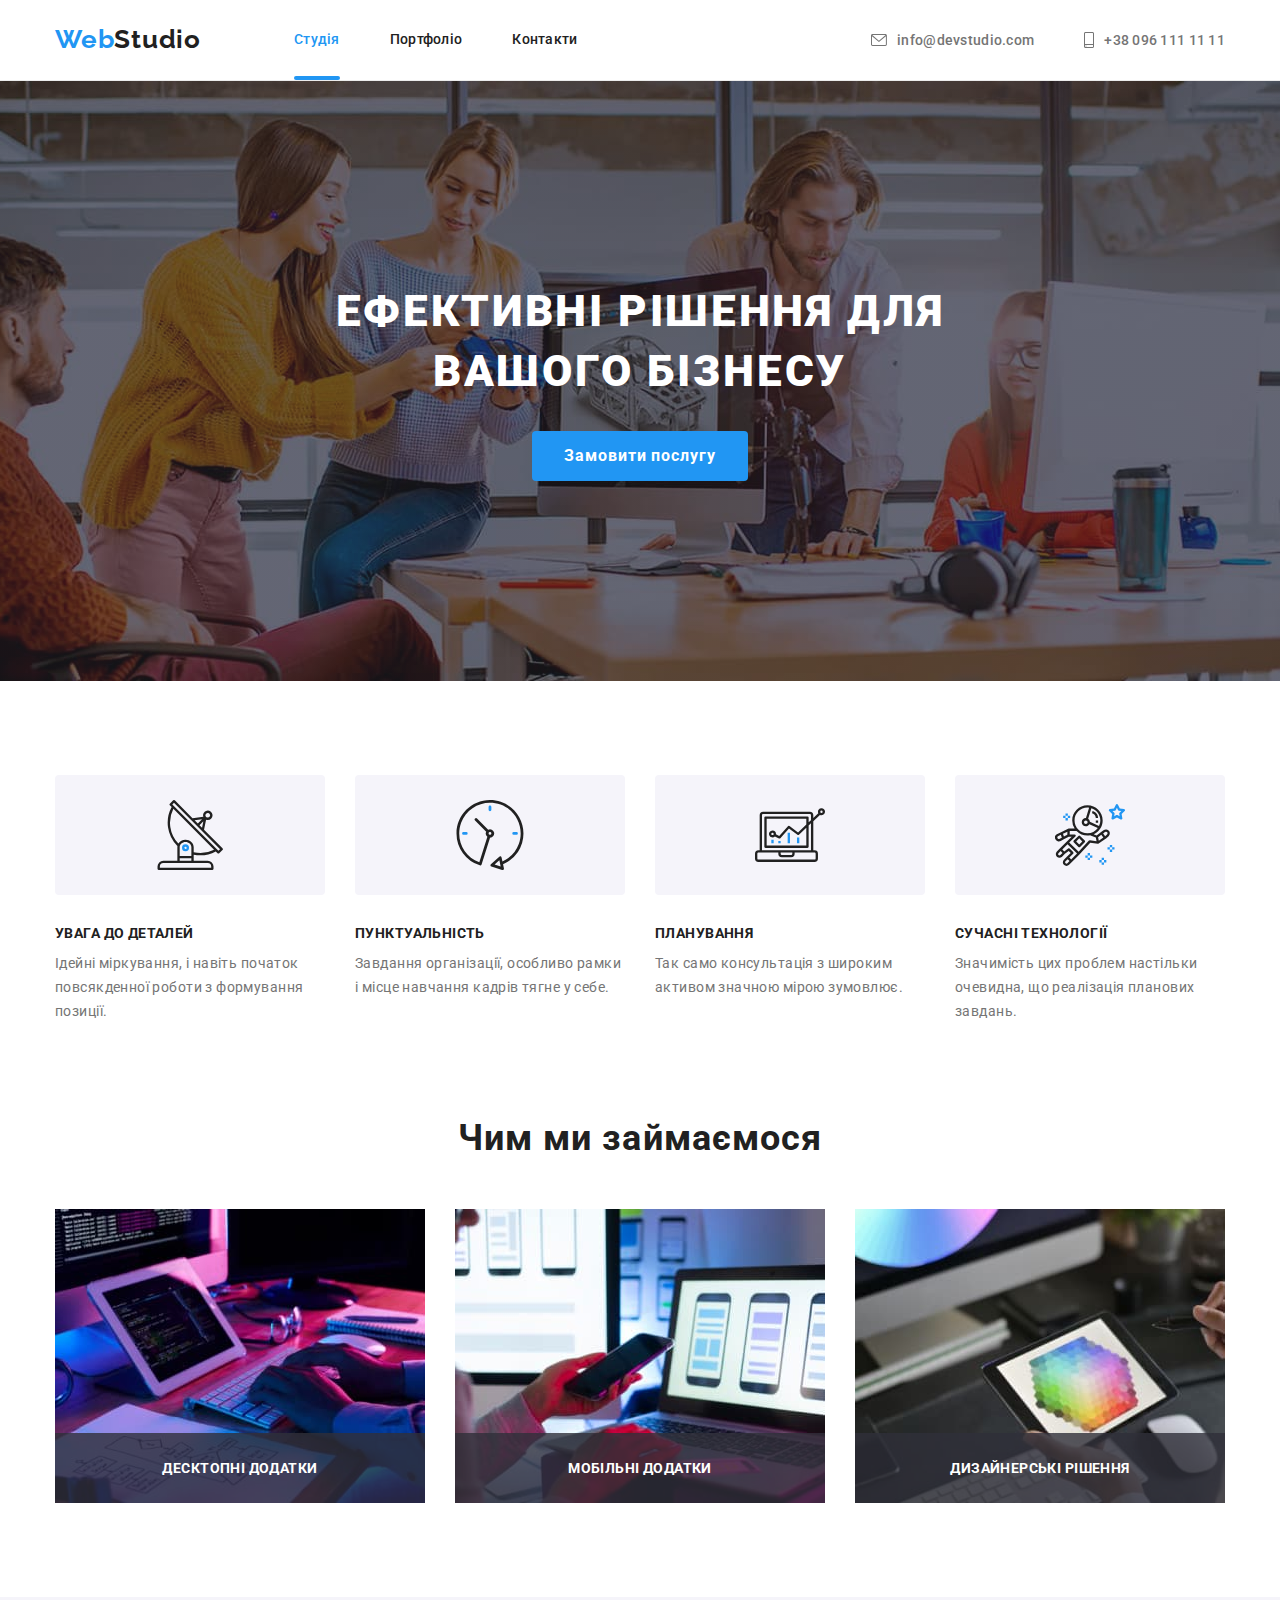
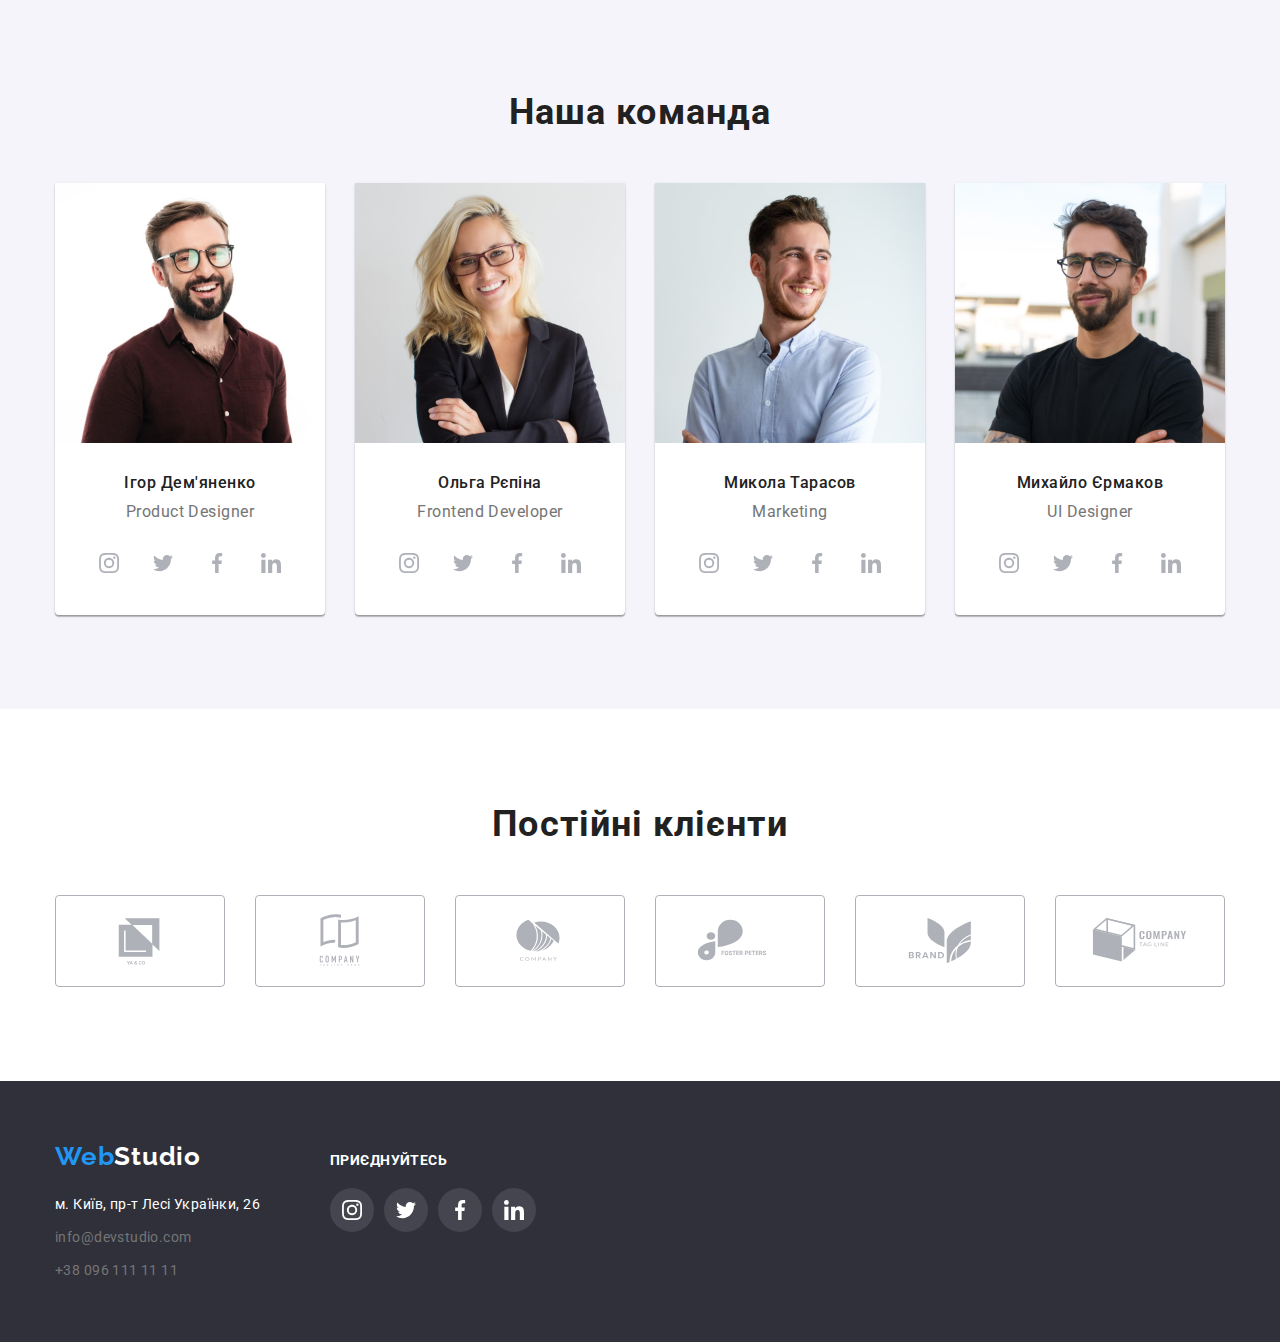
<file: index.html>
<!DOCTYPE html>
<html lang="uk">
  <head>
    <meta charset="UTF-8" />
    <meta http-equiv="X-UA-Compatible" content="IE=edge" />
    <meta name="viewport" content="width=device-width, initial-scale=1.0" />
    <title>WebStudio</title>
    <link rel="preconnect" href="https://fonts.googleapis.com" />
    <link rel="preconnect" href="https://fonts.gstatic.com" crossorigin />
    <link
      href="https://fonts.googleapis.com/css2?family=Raleway:wght@700&family=Roboto:wght@400;500;700;900&display=swap"
      rel="stylesheet"
    />
    <link
      rel="stylesheet"
      href="https://cdn.jsdelivr.net/npm/modern-normalize@1.1.0/modern-normalize.min.css"
    />
    <link rel="stylesheet" href="./css/styles.css" />
  </head>
  <body>
    <header class="line">
      <div class="header-container container">
        <a href="./index.html" class="logo-header logo link">
          <span class="first-part">Web</span
          ><span class="last-part">Studio</span>
        </a>
        <nav class="header-nav">
          <ul class="nav-list">
            <li class="header-nav-item">
              <a href="./index.html" class="header-nav-link link current"
                >Студія</a
              >
            </li>
            <li class="header-nav-item">
              <a href="./portfolio.html" class="header-nav-link link"
                >Портфоліо</a
              >
            </li>
            <li class="header-nav-item">
              <a href="#" class="header-nav-link link">Контакти</a>
            </li>
          </ul>
        </nav>

        <ul class="header-group">
          <li class="contacts-item">
            <a
              class="header-mail-link link"
              href="mailto:info@devstudio.com"
              target="_blank"
              rel="noopener noreferrer"
            >
              <svg class="small-icon" width="16" height="12">
                <use href="./images/icons.svg#icon-envelope"></use>
              </svg>
              info@devstudio.com
            </a>
          </li>
          <li>
            <a
              class="header-tel-link link"
              href="tel:+380961111111"
              target="_blank"
              rel="noopener noreferrer"
            >
              <svg class="small-icon" width="10" height="16">
                <use href="./images/icons.svg#icon-smartphone"></use>
              </svg>
              +38 096 111 11 11
            </a>
          </li>
        </ul>
      </div>
    </header>
    <main class="hero-main">
      <section class="hero">
        <div class="container">
          <h1 class="hero-title">Ефективні рішення для вашого бізнесу</h1>
          <button class="btn-primary button" type="button" data-modal-open>
            Замовити послугу
          </button>
        </div>
      </section>
      <section class="about">
        <div class="container">
          <h2 class="visually-hidden">Наші особливості</h2>
          <ul class="about-us">
            <li class="about-us-item">
              <div class="about-us-box">
                <svg class="icons" width="70" height="70">
                  <use href="./images/icons.svg#icon-group"></use>
                </svg>
              </div>
              <h3 class="about-us-title">увага до деталей</h3>
              <p class="about-us-first">
                Ідейні міркування, і навіть початок повсякденної роботи з
                формування позиції.
              </p>
            </li>
            <li class="about-us-item">
              <div class="about-us-box">
                <svg class="icon" width="70" height="70">
                  <use href="./images/icons.svg#icon-clock1"></use>
                </svg>
              </div>
              <h3 class="about-us-title">пунктуальність</h3>
              <p class="about-us-first">
                Завдання організації, особливо рамки і місце навчання кадрів
                тягне у себе.
              </p>
            </li>
            <li class="about-us-item">
              <div class="about-us-box">
                <svg class="icon" width="70" height="70">
                  <use href="./images/icons.svg#icon-diagram1"></use>
                </svg>
              </div>
              <h3 class="about-us-title">планування</h3>
              <p class="about-us-first">
                Так само консультація з широким активом значною мірою зумовлює.
              </p>
            </li>
            <li class="about-us-item">
              <div class="about-us-box">
                <svg class="icon" width="70" height="70">
                  <use href="./images/icons.svg#icon-astronaut1"></use>
                </svg>
              </div>

              <h3 class="about-us-title">сучасні технології</h3>
              <p class="about-us-first">
                Значимість цих проблем настільки очевидна, що реалізація
                планових завдань.
              </p>
            </li>
          </ul>
        </div>
      </section>
      <section class="what">
        <div class="container">
          <h2 class="title-first">Чим ми займаємося</h2>
          <ul class="list">
            <li class="what-item">
              <img
                src="./img/img.jpg"
                alt="клавіатура"
                width="370"
                height="294"
              />
              <div class="overlay-box">
                <p class="overlay-text">Десктопні додатки</p>
              </div>
            </li>
            <li class="what-item">
              <img
                src="./img/box2.jpg"
                alt="телефон"
                width="370"
                height="294"
              />
              <div class="overlay-box">
                <p class="overlay-text">Мобільні додатки</p>
              </div>
            </li>
            <li class="what-item">
              <img
                src="./img/box3.jpg"
                alt="планшет"
                width="370"
                height="294"
              />
              <div class="overlay-box">
                <p class="overlay-text">Дизайнерські рішення</p>
              </div>
            </li>
          </ul>
        </div>
      </section>

      <section class="team">
        <div class="container">
          <h2 class="title-first">Наша команда</h2>
          <ul class="team-item">
            <li class="box-item">
              <img
                src="./img/1.jpg"
                alt="Designer Ігор Дем'яненко"
                width="270"
                height="260"
              />
              <h3 class="name-item">Ігор Дем'яненко</h3>
              <p class="workers-item">Product Designer</p>
              <ul class="social-list">
                <li class="social-item">
                  <a
                    class="social-link"
                    href="https://instagram.com/"
                    target="_blank"
                    rel="nofollow noopener noreferrer"
                    aria-label="Instagram"
                  >
                    <svg class="social-icons" width="20" height="20">
                      <use href="./images/icons.svg#icon-instagram2"></use>
                    </svg>
                  </a>
                </li>
                <li class="social-item">
                  <a
                    class="social-link"
                    href="https://twitter.com/"
                    target="_blank"
                    rel="nofollow noopener noreferrer"
                    aria-label="Twitter"
                  >
                    <svg class="social-icons" width="20" height="20">
                      <use href="./images/icons.svg#icon-twitter1"></use>
                    </svg>
                  </a>
                </li>
                <li class="social-item">
                  <a
                    class="social-link"
                    href="https://facebook.com/"
                    target="_blank"
                    rel="nofollow noopener noreferrer"
                    aria-label="Facebook"
                  >
                    <svg class="social-icons" width="20" height="20">
                      <use href="./images/icons.svg#icon-facebook1"></use>
                    </svg>
                  </a>
                </li>
                <li class="social-item">
                  <a
                    class="social-link"
                    href="https://linkedin.com"
                    target="_blank"
                    rel="nofollow noopener noreferrer"
                    aria-label="Linkedin"
                  >
                    <svg class="social-icons" width="20" height="20">
                      <use href="./images/icons.svg#icon-linkedin1"></use>
                    </svg>
                  </a>
                </li>
              </ul>
            </li>

            <li class="box-item">
              <img
                src="./img/2.jpg"
                alt="Frontend Ольга Рєпіна"
                width="270"
                height="260"
              />
              <h3 class="name-item">Ольга Рєпіна</h3>
              <p class="workers-item">Frontend Developer</p>
              <ul class="social-list">
                <li class="social-item">
                  <a
                    class="social-link"
                    href="https://instagram.com/"
                    target="_blank"
                    rel="nofollow noopener noreferrer"
                    aria-label="Instagram"
                  >
                    <svg class="social-icons" width="20" height="20">
                      <use href="./images/icons.svg#icon-instagram2"></use>
                    </svg>
                  </a>
                </li>
                <li class="social-item">
                  <a
                    class="social-link"
                    href="https://twitter.com/"
                    target="_blank"
                    rel="nofollow noopener noreferrer"
                    aria-label="
                    Twitter"
                  >
                    <svg class="social-icons" width="20" height="20">
                      <use href="./images/icons.svg#icon-twitter1"></use>
                    </svg>
                  </a>
                </li>
                <li class="social-item">
                  <a
                    class="social-link"
                    href="https://facebook.com/"
                    target="_blank"
                    rel="nofollow noopener noreferrer"
                    aria-label="Facebook"
                  >
                    <svg class="social-icons" width="20" height="20">
                      <use href="./images/icons.svg#icon-facebook1"></use>
                    </svg>
                  </a>
                </li>
                <li class="social-item">
                  <a
                    class="social-link"
                    href="https://linkedin.com"
                    target="_blank"
                    rel="nofollow noopener noreferrer"
                    aria-label="Linkedin"
                  >
                    <svg class="social-icons" width="20" height="20">
                      <use href="./images/icons.svg#icon-linkedin1"></use>
                    </svg>
                  </a>
                </li>
              </ul>
            </li>
            <li class="box-item">
              <img
                src="./img/3.jpg"
                alt="Marketing Микола Тарасов"
                width="270"
                height="260"
              />
              <h3 class="name-item">Микола Тарасов</h3>
              <p class="workers-item">Marketing</p>
              <ul class="social-list">
                <li class="social-item">
                  <a
                    class="social-link"
                    href="https://instagram.com/"
                    target="_blank"
                    rel="nofollow noopener noreferrer"
                    aria-label="Instagram"
                  >
                    <svg class="social-icons" width="20" height="20">
                      <use href="./images/icons.svg#icon-instagram2"></use>
                    </svg>
                  </a>
                </li>
                <li class="social-item">
                  <a
                    class="social-link"
                    href="https://twitter.com/"
                    target="_blank"
                    rel="nofollow noopener noreferrer"
                    aria-label="
                    Twitter"
                  >
                    <svg class="social-icons" width="20" height="20">
                      <use href="./images/icons.svg#icon-twitter1"></use>
                    </svg>
                  </a>
                </li>
                <li class="social-item">
                  <a
                    class="social-link"
                    href="https://facebook.com/"
                    target="_blank"
                    rel="nofollow noopener noreferrer"
                    aria-label="Facebook"
                  >
                    <svg class="social-icons" width="20" height="20">
                      <use href="./images/icons.svg#icon-facebook1"></use>
                    </svg>
                  </a>
                </li>
                <li class="social-item">
                  <a
                    class="social-link"
                    href="https://linkedin.com"
                    target="_blank"
                    rel="nofollow noopener noreferrer"
                    aria-label="Linkedin"
                  >
                    <svg class="social-icons" width="20" height="20">
                      <use href="./images/icons.svg#icon-linkedin1"></use>
                    </svg>
                  </a>
                </li>
              </ul>
            </li>
            <li class="box-item">
              <img
                src="./img/4.jpg"
                alt="UI Designer Михайло Єрмаков"
                width="270"
                height="260"
              />
              <h3 class="name-item">Михайло Єрмаков</h3>
              <p class="workers-item">UI Designer</p>
              <ul class="social-list">
                <li class="social-item">
                  <a
                    class="social-link"
                    href="https://instagram.com/"
                    target="_blank"
                    rel="nofollow noopener noreferrer"
                    aria-label="Instagram"
                  >
                    <svg class="social-icons" width="20" height="20">
                      <use href="./images/icons.svg#icon-instagram2"></use>
                    </svg>
                  </a>
                </li>
                <li class="social-item">
                  <a
                    class="social-link"
                    href="https://twitter.com/"
                    target="_blank"
                    rel="nofollow noopener noreferrer"
                    aria-label="
                    Twitter"
                  >
                    <svg class="social-icons" width="20" height="20">
                      <use href="./images/icons.svg#icon-twitter1"></use>
                    </svg>
                  </a>
                </li>
                <li class="social-item">
                  <a
                    class="social-link"
                    href="https://facebook.com/"
                    target="_blank"
                    rel="nofollow noopener noreferrer"
                    aria-label="Facebook"
                  >
                    <svg class="social-icons" width="20" height="20">
                      <use href="./images/icons.svg#icon-facebook1"></use>
                    </svg>
                  </a>
                </li>
                <li class="social-item">
                  <a
                    class="social-link"
                    href="https://linkedin.com"
                    target="_blank"
                    rel="nofollow noopener noreferrer"
                    aria-label="Linkedin"
                  >
                    <svg class="social-icons" width="20" height="20">
                      <use href="./images/icons.svg#icon-linkedin1"></use>
                    </svg>
                  </a>
                </li>
              </ul>
            </li>
          </ul>
        </div>
      </section>
      <section class="clients">
        <div class="container">
          <h2 class="title-first">Постійні клієнти</h2>
          <ul class="clients-list">
            <li class="clients-items">
              <a href="" class="clients-link">
                <svg class="clients-icon" width="106" height="60">
                  <use href="./images/icons.svg#icon-logo"></use>
                </svg>
              </a>
            </li>
            <li class="clients-item">
              <a href="" class="clients-link">
                <svg class="clients-icon" width="106" height="60">
                  <use href="./images/icons.svg#icon-logo1"></use>
                </svg>
              </a>
            </li>
            <li class="clients-item">
              <a href="" class="clients-link">
                <svg class="clients-icon" width="106" height="60">
                  <use href="./images/icons.svg#icon-logo2"></use>
                </svg>
              </a>
            </li>
            <li class="clients-item">
              <a href="" class="clients-link">
                <svg class="clients-icon" width="106" height="60">
                  <use href="./images/icons.svg#icon-logo3"></use>
                </svg>
              </a>
            </li>
            <li class="clients-item">
              <a href="" class="clients-link">
                <svg class="clients-icon" width="106" height="60">
                  <use href="./images/icons.svg#icon-logo4"></use>
                </svg>
              </a>
            </li>
            <li class="clients-item">
              <a href="" class="clients-link">
                <svg class="clients-icon" width="106" height="60">
                  <use href="./images/icons.svg#icon-logo5"></use>
                </svg>
              </a>
            </li>
          </ul>
        </div>
      </section>
    </main>

    <footer class="footer-block">
      <div class="container footer-main">
        <div class="footer-first">
          <a href="./index.html" class="logo logo-footer">
            <span class="first-part">Web</span
            ><span class="footer-last-part">Studio</span>
          </a>
          <address class="footer-address">
            <ul class="footer-list">
              <li class="footer-address-item">
                <a
                  class="footer-maps-link logo-footer"
                  href="https://goo.gl/maps/jrqWp66V7qRTPXJ29"
                  target="blank"
                  rel="noopener noreferrer nofollow"
                  >м. Київ, пр-т Лесі Українки, 26</a
                >
              </li>
              <li class="footer-email">
                <a
                  class="footer-mail-link logo-footer"
                  href="mailto:info@devstudio.com"
                  >info@devstudio.com</a
                >
              </li>
              <li class="footer-phone">
                <a class="footer-tel-link logo-footer" href="tel:+380961111111"
                  >+38 096 111 11 11</a
                >
              </li>
            </ul>
          </address>
        </div>
        <div class="container-footer">
          <p class="footer-title">ПРИЄДНУЙТЕСЬ</p>
          <ul class="social-list">
            <li class="social-item">
              <a
                class="social-link-footer"
                href="https://instagram.com/"
                target="_blank"
                rel="nofollow noopener noreferrer"
                aria-label="Instagram"
              >
                <svg class="social-icons" width="20" height="20">
                  <use href="./images/icons.svg#icon-instagram2"></use>
                </svg>
              </a>
            </li>
            <li class="social-item">
              <a
                class="social-link-footer"
                href="https://twitter.com/"
                target="_blank"
                rel="nofollow noopener noreferrer"
                aria-label="
                Twitter"
              >
                <svg class="social-icons" width="20" height="20">
                  <use href="./images/icons.svg#icon-twitter1"></use>
                </svg>
              </a>
            </li>
            <li class="social-item">
              <a
                class="social-link-footer"
                href="https://facebook.com/"
                target="_blank"
                rel="nofollow noopener noreferrer"
                aria-label="Facebook"
              >
                <svg class="social-icons" width="20" height="20">
                  <use href="./images/icons.svg#icon-facebook1"></use>
                </svg>
              </a>
            </li>
            <li class="social-item">
              <a
                class="social-link-footer"
                href="https://linkedin.com"
                target="_blank"
                rel="nofollow noopener noreferrer"
                aria-label="Linkedin"
              >
                <svg class="social-icons" width="20" height="20">
                  <use href="./images/icons.svg#icon-linkedin1"></use>
                </svg>
              </a>
            </li>
          </ul>
        </div>
      </div>
    </footer>

    <div class="backdrop is-hidden" data-modal>
      <div class="modal">
        <button class="close-btn" type="button" data-modal-close>
          <svg class="close-btn-icon" width="11" height="11">
            <use href="./images/icons.svg#icon-Vector"></use>
          </svg>
        </button>
      </div>
    </div>

    <script src="./js/modal.js"></script>
  </body>
</html>
</file>
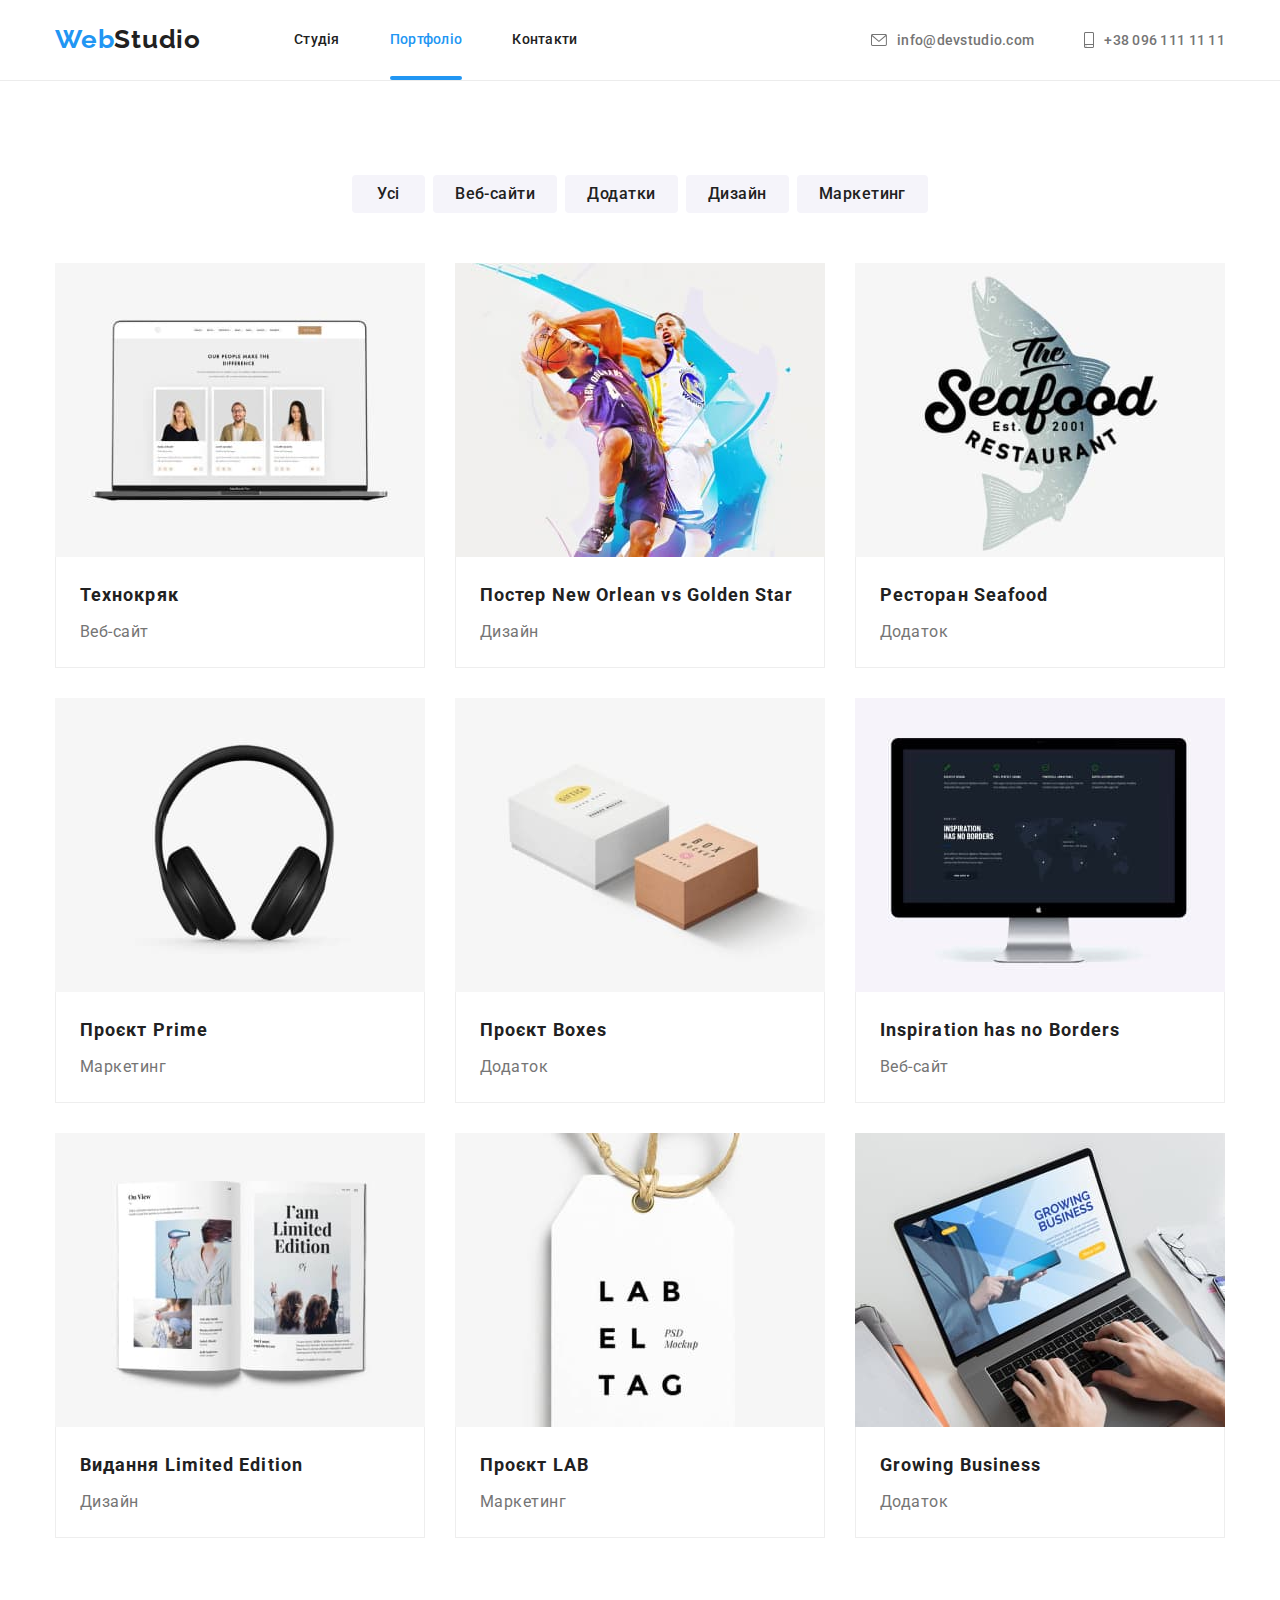
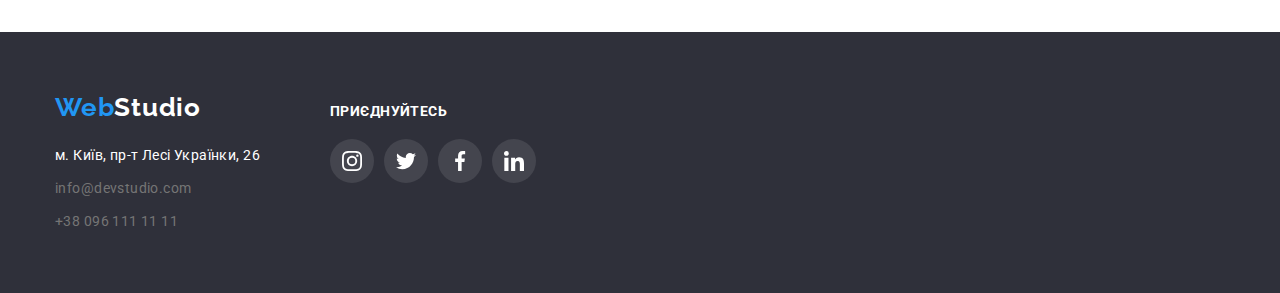
<file: portfolio.html>
<!DOCTYPE html>
<html lang="en">
  <head>
    <meta charset="UTF-8" />
    <meta http-equiv="X-UA-Compatible" content="IE=edge" />
    <meta name="viewport" content="width=device-width, initial-scale=1.0" />
    <title>Портфоліо</title>
    <link rel="preconnect" href="https://fonts.googleapis.com" />
    <link rel="preconnect" href="https://fonts.gstatic.com" crossorigin />
    <link
      href="https://fonts.googleapis.com/css2?family=Raleway:wght@700&family=Roboto:wght@400;500;700;900&display=swap"
      rel="stylesheet"
    />
    <link
      rel="stylesheet"
      href="https://cdn.jsdelivr.net/npm/modern-normalize@1.1.0/modern-normalize.min.css"
    />
    <link rel="stylesheet" href="./css/styles.css" />
  </head>
  <body>
    <header class="line">
      <div class="header-container container">
        <a href="./index.html" class="logo-header logo link">
          <span class="first-part">Web</span
          ><span class="last-part">Studio</span>
        </a>
        <nav class="header-nav">
          <ul class="nav-list">
            <li class="header-nav-item">
              <a href="./index.html" class="header-nav-link link">Студія</a>
            </li>
            <li class="header-nav-item">
              <a href="./portfolio.html" class="header-nav-link link current"
                >Портфоліо</a
              >
            </li>
            <li class="header-nav-item">
              <a href="#" class="header-nav-link link">Контакти</a>
            </li>
          </ul>
        </nav>

        <ul class="header-group">
          <li class="contacts-item">
            <a
              class="header-mail-link link"
              href="mailto:info@devstudio.com"
              target="_blank"
              rel="noopener noreferrer"
            >
              <svg class="small-icon" width="16" height="12">
                <use href="./images/icons.svg#icon-envelope"></use>
              </svg>
              info@devstudio.com
            </a>
          </li>
          <li>
            <a
              class="header-tel-link link"
              href="tel:+380961111111"
              target="_blank"
              rel="noopener noreferrer"
            >
              <svg class="small-icon" width="10" height="16">
                <use href="./images/icons.svg#icon-smartphone"></use>
              </svg>
              +38 096 111 11 11
            </a>
          </li>
        </ul>
      </div>
    </header>
    <main>
      <section class="portfolio">
        <div class="container">
          <ul class="portfolio-list">
            <li>
              <button class="btn-secondary button" type="button">Усі</button>
            </li>
            <li>
              <button class="btn-secondary button" type="button">
                Веб-сайти
              </button>
            </li>
            <li>
              <button class="btn-secondary button" type="button">
                Додатки
              </button>
            </li>
            <li>
              <button class="btn-secondary button" type="button">Дизайн</button>
            </li>
            <li>
              <button class="btn-secondary button" type="button">
                Маркетинг
              </button>
            </li>
          </ul>

          <ul class="pictures-item">
            <li class="container-item">
              <div class="team-thumb">
                <img
                  src="./images/img1.jpg"
                  alt="Комп'ютер"
                  width="370"
                  height="294"
                />
                <div class="overlay">
                  <p class="overlay-text-portfolio">
                    Ресурс пропонує комплексні пропозиції з різним рівнем
                    функціоналу та сервісів. Все це дозволить відвідувачу
                    отримати вичерпні відомості про компанію чи приватну особу.
                  </p>
                </div>
              </div>
              <div class="text">
                <h3 class="portfolio-item">Технокряк</h3>
                <p class="portfolio-item-first">Веб-сайт</p>
              </div>
            </li>
            <li class="container-item">
              <div class="team-thumb">
                <img
                  src="./images/img2.jpg"
                  alt="Гра"
                  width="370"
                  height="294"
                />
                <div class="overlay">
                  <p class="overlay-text-portfolio">
                    Ресурс пропонує комплексні пропозиції з різним рівнем
                    функціоналу та сервісів. Все це дозволить відвідувачу
                    отримати вичерпні відомості про компанію чи приватну особу.
                  </p>
                </div>
              </div>
              <div class="text">
                <h3 class="portfolio-item">Постер New Orlean vs Golden Star</h3>
                <p class="portfolio-item-first">Дизайн</p>
              </div>
            </li>
            <li class="container-item">
              <div class="team-thumb">
                <img
                  src="./images/img3.jpg"
                  alt="Ресторан"
                  width="370"
                  height="294"
                />
                <div class="overlay">
                  <p class="overlay-text-portfolio">
                    Ресурс пропонує комплексні пропозиції з різним рівнем
                    функціоналу та сервісів. Все це дозволить відвідувачу
                    отримати вичерпні відомості про компанію чи приватну особу.
                  </p>
                </div>
              </div>
              <div class="text">
                <h3 class="portfolio-item">Ресторан Seafood</h3>
                <p class="portfolio-item-first">Додаток</p>
              </div>
            </li>
            <li class="container-item">
              <div class="team-thumb">
                <img
                  src="./images/img4.jpg"
                  alt="Навушники"
                  width="370"
                  height="294"
                />
                <div class="overlay">
                  <p class="overlay-text-portfolio">
                    Ресурс пропонує комплексні пропозиції з різним рівнем
                    функціоналу та сервісів. Все це дозволить відвідувачу
                    отримати вичерпні відомості про компанію чи приватну особу.
                  </p>
                </div>
              </div>
              <div class="text">
                <h3 class="portfolio-item">Проєкт Prime</h3>
                <p class="portfolio-item-first">Маркетинг</p>
              </div>
            </li>
            <li class="container-item">
              <div class="team-thumb">
                <img
                  src="./images/img5.jpg"
                  alt="Бокси"
                  width="370"
                  height="294"
                />
                <div class="overlay">
                  <p class="overlay-text-portfolio">
                    Ресурс пропонує комплексні пропозиції з різним рівнем
                    функціоналу та сервісів. Все це дозволить відвідувачу
                    отримати вичерпні відомості про компанію чи приватну особу.
                  </p>
                </div>
              </div>
              <div class="text">
                <h3 class="portfolio-item">Проєкт Boxes</h3>
                <p class="portfolio-item-first">Додаток</p>
              </div>
            </li>
            <li class="container-item">
              <div class="team-thumb">
                <img
                  src="./images/img6.jpg"
                  alt="Монітор"
                  width="370"
                  height="294"
                />
                <div class="overlay">
                  <p class="overlay-text-portfolio">
                    Ресурс пропонує комплексні пропозиції з різним рівнем
                    функціоналу та сервісів. Все це дозволить відвідувачу
                    отримати вичерпні відомості про компанію чи приватну особу.
                  </p>
                </div>
              </div>
              <div class="text">
                <h3 class="portfolio-item">Inspiration has no Borders</h3>
                <p class="portfolio-item-first">Веб-сайт</p>
              </div>
            </li>
            <li class="container-item">
              <div class="team-thumb">
                <img
                  src="./images/img7.jpg"
                  alt="Книга"
                  width="370"
                  height="294"
                />
                <div class="overlay">
                  <p class="overlay-text-portfolio">
                    Ресурс пропонує комплексні пропозиції з різним рівнем
                    функціоналу та сервісів. Все це дозволить відвідувачу
                    отримати вичерпні відомості про компанію чи приватну особу.
                  </p>
                </div>
              </div>
              <div class="text">
                <h3 class="portfolio-item">Видання Limited Edition</h3>
                <p class="portfolio-item-first">Дизайн</p>
              </div>
            </li>
            <li class="container-item">
              <div class="team-thumb">
                <img
                  src="./images/img8.jpg"
                  alt="Бірка"
                  width="370"
                  height="294"
                />
                <div class="overlay">
                  <p class="overlay-text-portfolio">
                    Ресурс пропонує комплексні пропозиції з різним рівнем
                    функціоналу та сервісів. Все це дозволить відвідувачу
                    отримати вичерпні відомості про компанію чи приватну особу.
                  </p>
                </div>
              </div>
              <div class="text">
                <h3 class="portfolio-item">Проєкт LAB</h3>
                <p class="portfolio-item-first">Маркетинг</p>
              </div>
            </li>
            <li class="container-item">
              <div class="team-thumb">
                <img
                  src="./images/img9.jpg"
                  alt="Ноутбук"
                  width="370"
                  height="294"
                />
                <div class="overlay">
                  <p class="overlay-text-portfolio">
                    Ресурс пропонує комплексні пропозиції з різним рівнем
                    функціоналу та сервісів. Все це дозволить відвідувачу
                    отримати вичерпні відомості про компанію чи приватну особу.
                  </p>
                </div>
              </div>
              <div class="text">
                <h3 class="portfolio-item">Growing Business</h3>
                <p class="portfolio-item-first">Додаток</p>
              </div>
            </li>
          </ul>
        </div>
      </section>
    </main>
    <footer class="footer-block">
      <div class="container footer-main">
        <div class="footer-first">
          <a href="./index.html" class="logo logo-footer">
            <span class="first-part">Web</span
            ><span class="footer-last-part">Studio</span>
          </a>
          <address class="footer-address">
            <ul class="footer-list">
              <li class="footer-address-item">
                <a
                  class="footer-maps-link logo-footer"
                  href="https://goo.gl/maps/jrqWp66V7qRTPXJ29"
                  target="blank"
                  rel="noopener noreferrer nofollow"
                  >м. Київ, пр-т Лесі Українки, 26</a
                >
              </li>
              <li class="footer-email">
                <a
                  class="footer-mail-link logo-footer"
                  href="mailto:info@devstudio.com"
                  >info@devstudio.com</a
                >
              </li>
              <li class="footer-phone">
                <a class="footer-tel-link logo-footer" href="tel:+380961111111"
                  >+38 096 111 11 11</a
                >
              </li>
            </ul>
          </address>
        </div>
        <div class="container-footer">
          <p class="footer-title">ПРИЄДНУЙТЕСЬ</p>
          <ul class="social-list">
            <li class="social-item">
              <a
                class="social-link-footer"
                href="https://instagram.com/"
                target="_blank"
                rel="nofollow noopener noreferrer"
                aria-label="Instagram"
              >
                <svg class="social-icons" width="20" height="20">
                  <use href="./images/icons.svg#icon-instagram2"></use>
                </svg>
              </a>
            </li>
            <li class="social-item">
              <a
                class="social-link-footer"
                href="https://twitter.com/"
                target="_blank"
                rel="nofollow noopener noreferrer"
                aria-label="
                Twitter"
              >
                <svg class="social-icons" width="20" height="20">
                  <use href="./images/icons.svg#icon-twitter1"></use>
                </svg>
              </a>
            </li>
            <li class="social-item">
              <a
                class="social-link-footer"
                href="https://facebook.com/"
                target="_blank"
                rel="nofollow noopener noreferrer"
                aria-label="Facebook"
              >
                <svg class="social-icons" width="20" height="20">
                  <use href="./images/icons.svg#icon-facebook1"></use>
                </svg>
              </a>
            </li>
            <li class="social-item">
              <a
                class="social-link-footer"
                href="https://linkedin.com"
                target="_blank"
                rel="nofollow noopener noreferrer"
                aria-label="Linkedin"
              >
                <svg class="social-icons" width="20" height="20">
                  <use href="./images/icons.svg#icon-linkedin1"></use>
                </svg>
              </a>
            </li>
          </ul>
        </div>
      </div>
    </footer>
  </body>
</html>
</file>
<file: css/styles.css>
/* GENERAL STYLES*/
:root {
  --main-color: #212121;
  --accent-color: #2196f3;
  --description-color: #757575;
  --link-color: #ffffff;
}
ul {
  list-style: none;
  margin: 0;
  padding: 0;
}

.link:hover,
.link:focus {
  color: var(--accent-color);
}
.link {
  text-decoration: none;
}
body {
  background-color: var(--link-color);
  font-family: "Roboto", sans-serif;
}
/*reset*/
h1,
h2,
h3,
h4,
h5,
h6,
p {
  margin: 0;
}
img {
  display: block;
}
.button {
  color: var(--link-color);
  background-color: var(--accent-color);
  font-family: "Roboto", sans-serif;
  cursor: pointer;
  
}
.button:hover,
.button:focus {
  color: var(--link-color);
  background: #2196F3;
  background-color: box-shadow: 0px 4px 4px rgba(0, 0, 0, 0.15);
}
.container{
  width: 1200px;
  margin: 0 auto;
  padding: 0 15px;
  }
/* HEADER */
.line{
  border-bottom: 1px solid #ECECEC;
}
.logo {
  font-family: "Raleway", sans-serif;
  font-weight: 700;
  font-size: 26px;
  line-height: calc(31 / 26);
  letter-spacing: 0.03em;
}
.logo-header{
  margin-right: 93px;
}
.first-part {
  color: var(--accent-color);
}
.last-part {
  color: var(--main-color);
}
.header-nav-link {
  font-weight: 500;
  font-size: 14px;
  line-height: calc(16 / 14);
  letter-spacing: 0.02em;
  color: var(--main-color);
  transition: color 250ms cubic-bezier(0.4, 0, 0.2, 1); 
  position: relative;
}
.header-mail-link,
.header-tel-link {
  font-weight: 500;
  font-size: 14px;
  line-height: calc(16 / 14);
  letter-spacing: 0.02em;
  color: var(--description-color);
  display: flex;
  align-items: center;
  transition: color 250ms cubic-bezier(0.4, 0, 0.2, 1);
}
.header-container{
  display: flex;
  align-items: center;
  
}
.header-nav{
  display: flex;
  align-items: center;
  margin-right: auto;
}
.header-nav-item:not(:last-child){
  margin-right:50px;
}
.nav-list{
display: flex;
align-items: center;
transition-property: background-color;
}
.header-mail-link{
  margin-right: 50px;
}
.header-group{
  display: flex;
  align-items: center;
}
.header-nav-item, .link{
  padding: 24px 0px 25px 0px;
}
.small-icon{
  fill: var(--description-color);
margin-right: 10px;

}

.header-mail-link:hover,
.header-mail-link:focus {
  color: var(--accent-color);
}


.small-icon {
  fill: currentColor;
}
.header-nav-link.current{
  color: var(--accent-color);
}
.header-nav-link.current::after{
content: "";
position: absolute;
bottom:-8px;
left: 0;

  display: block;
  width: 100%;
  height: 4px;

  border-radius: 2px;
  background-color: var(--accent-color);
}
/* HERO */
.hero {
  max-width: 1600px;
  margin-left: auto;
  margin-right: auto;
  background-image: linear-gradient(to right, rgba(47, 48, 58, 0.4), rgba(47, 48, 58, 0.4)), url("../img/main.jpg");
  background-color: #C4C4C4;
  background-size: cover;
  background-position: center;
  background-repeat: no-repeat;
  padding: 200px 0 200px 0;
}
.hero-main{
  text-align: center;
}
.hero-title {
  font-weight: 900;
  font-size: 44px;
  line-height: calc(60 / 44);
  letter-spacing: 0.06em;
  text-transform: uppercase;
  color: var(--link-color);
  width: 696px;
  margin-left: auto;
  margin-right: auto;
  margin-bottom: 30px;
}
.btn-primary {
  border: none;
  background-color: var(--accent-color);
  font-weight: 700;
  font-size: 16px;
  line-height: 30px;
  padding: 10px 32px;
  border-radius: 4px;
  letter-spacing: 0.06em;
}
/* ABOUT */
.visually-hidden {
  position: absolute;
  width: 1px;
  height: 1px;
  margin: -1px;
  border: 0;
  padding: 0;
  white-space: nowrap;
  clip-path: inset(100%);
  clip: rect(0 0 0 0);
  overflow: hidden;
}
.about{
  padding: 94px 0px;
}
.about-us-box{
  background: #F5F4FA;
  border-radius: 4px;
  justify-content: center;
  align-items: center;
  display: flex;
  padding: 25px 100px;
  margin-bottom: 30px;
}
.icon{
  display: flex;
  justify-content: center;
  align-items: center;
}
.about-us{
  gap: 30px;
  display: flex;

}
.about-us-title {
  font-weight: 700;
  font-size: 14px;
  line-height: calc(16 / 14);
  letter-spacing: 0.03em;
  text-transform: uppercase;
  color: var(--main-color);
  width: 270px;
  text-align: left;
  margin-bottom: 10px;
}
.about-us-first {
  font-weight: 400;
  font-size: 14px;
  line-height: calc(24 / 14);
  letter-spacing: 0.03em;
  color: var(--description-color);
  width: 270px;
  text-align: left;
}
/* WHAT */
.title-first {
  font-weight: 700;
  font-size: 36px;
  line-height: 42px;
  text-align: center;
  letter-spacing: 0.03em;
  color: var(--main-color);
  margin-bottom: 50px;
}
.list{
  display: flex;
  gap: 30px;
  
}
.what{
padding-bottom: 94px;
}
.what-item {
  position: relative;
}
.overlay-box{
  position: absolute;
  left: 0;
  bottom: 0;
  background: rgba(47, 48, 58, 0.8);
  width: 370px;
  height: 70px;
}
.overlay-text{
  font-weight: 700;
    font-size: 14px;
    line-height: calc(16 / 14);
    text-align: center;
    letter-spacing: 0.03em;
    color: var(--link-color);
    text-transform: uppercase;
    margin-top: 27px;
}
/* TEAM */
.team {
  background-color: #f5f4fa;
  padding: 94px 0px;
}
.team-item{
  display: flex;
  gap: 30px;

}
.box-item {
  background: var(--link-color);
  box-shadow: 0px 1px 3px rgba(0, 0, 0, 0.12), 0px 1px 1px rgba(0, 0, 0, 0.14),
    0px 2px 1px rgba(0, 0, 0, 0.2);
  border-radius: 0px 0px 4px 4px;
}
.name-item {
  font-weight: 500;
  font-size: 16px;
  line-height: calc(19 / 16);
  text-align: center;
  letter-spacing: 0.03em;
  color: var(--main-color);
  padding-top: 30px;
  margin-bottom: 10px;
  
}
.workers-item {
  font-weight: 400;
  font-size: 16px;
  line-height: calc(19 / 16);
  text-align: center;
  letter-spacing: 0.03em;
  color: var(--description-color);
  margin-bottom: 16px;
  
}
.social-list {
  margin-top: 20px;
  margin-bottom: 30px;
  display: flex;
  justify-content: center;
  align-items: center;
  gap: 10px;
}
.social-link{
  display: flex;
  align-items: center;
  justify-content: center;
  width: 44px;
  height: 44px;
  color: #AFB1B8;
  background-color: var(--link-color);
  border-radius: 50%;
  transition: background-color 250ms cubic-bezier(0.4, 0, 0.2, 1), color 250ms cubic-bezier(0.4, 0, 0.2, 1);
}
.social-link:hover,
.social-link:focus{
  color: var(--link-color);
  background-color: var(--accent-color);
}
.social-icons{
  fill: currentColor;
}
/*CLIENTS*/
.clients{
  padding-top: 94px;
  padding-bottom:94px ;
}
.clients-list{
  display:flex;
  justify-content: center;
  align-items: center;
  gap: 30px;
}
.clients-link{
  width: 170px;
  height: 92px;
  display: flex;
  justify-content: center;
  align-items: center;
  border: 1px solid #AFB1B8;
  border-radius: 4px;
  color:#AFB1B8 ;
  transition: color 250ms cubic-bezier(0.4, 0, 0.2, 1);
}
.clients-link:hover,
.clients-link:focus{
  border-color: var(--accent-color);
  color:var(--accent-color) ;
}
.clients-icon{
  fill: currentColor;
}
/* FOOTER */
.footer-main{
  display: flex;
  align-items: baseline;
}
.footer-first{
margin-right: 70px;
}
.footer-block {
  background-color: #2f303a;
  padding-top: 60px;
  padding-bottom: 60px;
}
.footer-last-part {
  font-weight: 700;
  font-size: 26px;
  line-height: calc(31 / 26);
  letter-spacing: 0.03em;
  color: var(--link-color);
}
.footer-maps-link {
  font-weight: 400;
  font-size: 14px;
  line-height: calc(24 / 14);
  letter-spacing: 0.03em;
  color: var(--link-color);
}
.footer-mail-link,
.footer-tel-link {
  font-weight: 400;
  font-size: 14px;
  line-height: calc(24 / 14);
  letter-spacing: 0.03em;
  color: var(--description-color);
}
.footer-email{
  margin-bottom: 9px;
}
.footer-address {
  font-style: normal;
  margin-top: 20px;
}
.footer-address-item{
  margin-bottom: 9px;
}
.footer-list {
  gap: 9px;
}
.logo-footer{
  text-decoration: none;
}
.social-link-footer{
  display: flex;
  align-items: center;
  justify-content: center;
 width: 44px;
 height: 44px;
 color: var(--link-color);
 background-color: rgba(255, 255, 255, 0.1);
 border-radius: 50%;
transition: background-color 250ms cubic-bezier(0.4, 0, 0.2, 1);
}
.social-link-footer:hover,
.social-link-footer:focus {
  color: var(--link-color);
  background-color: var(--accent-color);
}
.footer-title{
    font-family: "Roboto", sans-serif;
    font-weight: 700;
    font-size: 14px;
    line-height: calc(16/14);
    letter-spacing: 0.03em;
    text-transform: uppercase;
  
    color: var(--link-color);
}
/*Modal window*/
.backdrop{
position: fixed;
top: 0;
left: 0;
z-index: idx: backdrop 1000px;

width: 100%;
height: 100%;

background-color:rgba(0, 0, 0, 0.2);

opacity: 1;
visibility: visible;
pointer-events: initial;

transition: opacity 150ms linear, visibility 150ms linear;
}
.modal{
  position: absolute;
  width: 528px;
  min-height: 581px;
  top: 50%;
  left: 50%;
  transform: translate(-50%, -50%);

  border-radius: 4px;
  background-color: #FFFFFF;
}
.close-btn{
position: absolute;
top: 8px;
right: 8px;


display: flex;
align-items: center;
justify-content: center;
width: 30px;
height: 30px;
border-radius: 50%;
border: 2px solid rgba(0, 0, 0, 0.1);

background-color: transparent;
padding: 0;
cursor: pointer;
}
.backdrop.is-hidden{
  opacity: 0;
  visibility: hidden;
  pointer-events: none;
}
/* PORTFOLIO */
.portfolio{
  padding: 94px 0px 94px 0px;
}
.portfolio-list{
display: flex;
justify-content: center;
gap: 8px;
margin-bottom: 50px;
}

.btn-secondary {
  background-color: #f5f4fa;
  color: var(--main-color);
  font-weight: 500;
  font-size: 16px;
  line-height: 26px;
  padding: 6px 22px;
  letter-spacing: 0.03em;
  border-radius: 4px;
  min-width: 73px;
  min-height: 38px;
  border: none;
  transition: background-color 250ms cubic-bezier(0.4, 0, 0.2, 1);
}
.text{
  padding: 20px 24px;
  border: 1px solid #EEEEEE;;
  border-top: none;
}
.pictures-item{
display: flex;
flex-wrap: wrap;
gap: 30px;
column-gap: 30px;
}
.container-item{
  transition: box-shadow 250ms cubic-bezier(0.4, 0, 0.2, 1);
  
}
.container-item:hover,
.container-item:focus{
box-shadow: 0px 1px 1px rgba(0, 0, 0, 0.12), 0px 4px 4px rgba(0, 0, 0, 0.06), 1px 4px 6px rgba(0, 0, 0, 0.16);
cursor:pointer;
}
.portfolio-item {
  font-weight: 700;
  font-size: 18px;
  line-height: 36px;
  letter-spacing: 0.06em;
  color: var(--main-color);
  margin-bottom: 4px;
}
.portfolio-item-first {
  font-weight: 400;
  font-size: 16px;
  line-height: 30px;
  letter-spacing: 0.03em;
  color: var(--description-color);
}
.team-thumb{
  position: relative;
  overflow: hidden;
}
.overlay{
  position: absolute;
  top: 0;
  left: 0;

  transform: translateY(101%);
  transition: transform 250ms cubic-bezier(0.4, 0, 0.2, 1);

  display: flex;
  align-items: center;
  width: 100%;
  height: 100%;

  background-color: rgba(33, 150, 243, 0.9);
}
.container-item:hover .overlay{
  transform: translateY(0);
}
.overlay-text-portfolio{
  padding: 63px 24px;
  font-weight: 400;
  font-size: 18px;
  line-height: calc(28/18);
  letter-spacing: 0.03em;
  color: #FFFFFF;
}
</file>
